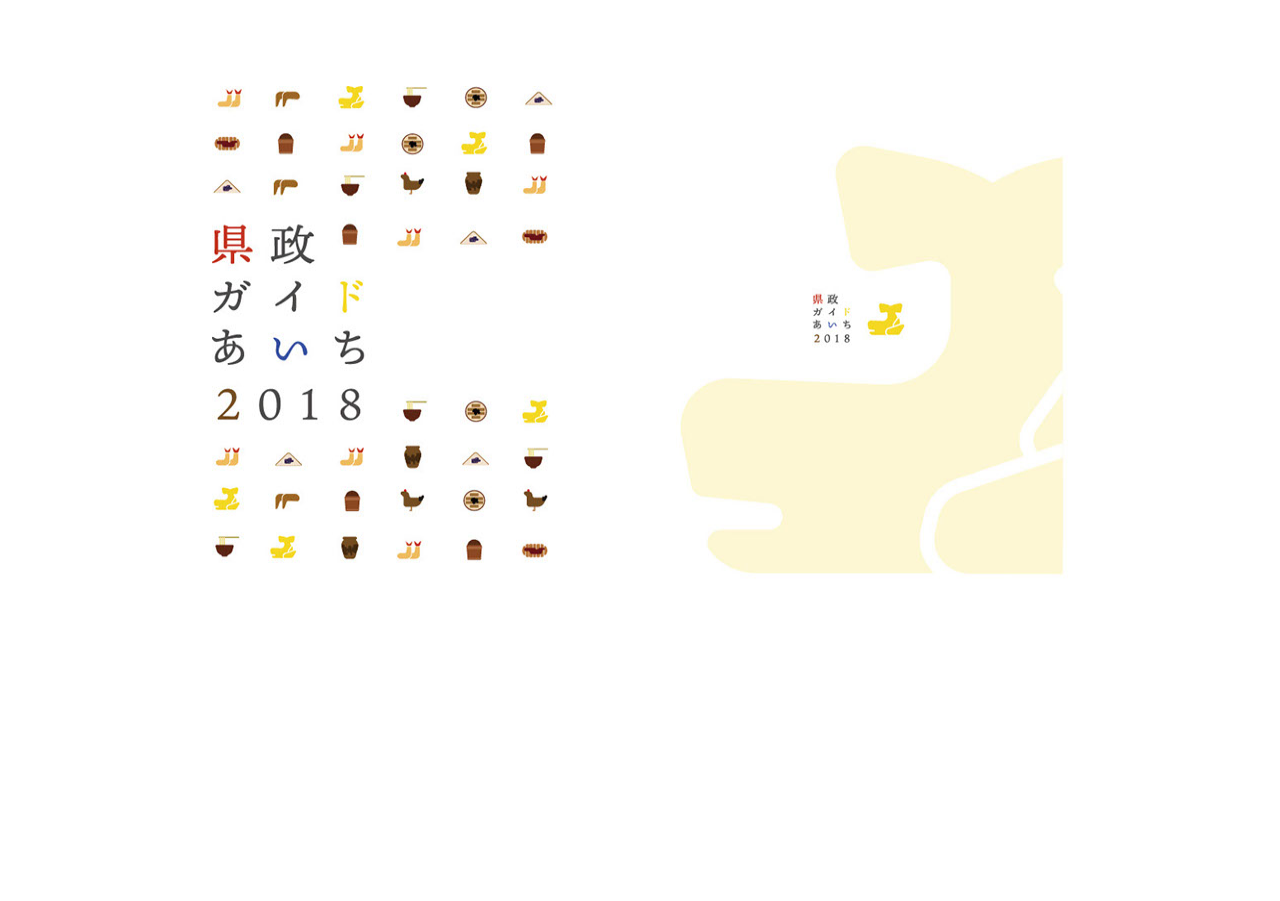
<file: 名称未設定-10.html>
<!DOCTYPE html>
<html class="nojs html css_verticalspacer" lang="ja-JP">
 <head>

  <meta http-equiv="Content-type" content="text/html;charset=UTF-8"/>
  <meta name="generator" content="2018.0.0.379"/>
  
  <script type="text/javascript">
   // Update the 'nojs'/'js' class on the html node
document.documentElement.className = document.documentElement.className.replace(/\bnojs\b/g, 'js');

// Check that all required assets are uploaded and up-to-date
if(typeof Muse == "undefined") window.Muse = {}; window.Muse.assets = {"required":["museutils.js", "museconfig.js", "jquery.watch.js", "require.js", "_____-10.css"], "outOfDate":[]};
</script>
  
  <title>名称未設定 10</title>
  <!-- CSS -->
  <link rel="stylesheet" type="text/css" href="css/site_global.css?crc=444006867"/>
  <link rel="stylesheet" type="text/css" href="css/_____-10.css?crc=281171043" id="pagesheet"/>
   </head>
 <body>

  <div class="clearfix" id="page"><!-- group -->
   <div class="clip_frame grpelem" id="u406"><!-- image -->
    <img class="block" id="u406_img" src="images/%e7%9c%8c%e6%94%bf_%20%e5%8d%b0%e5%88%b7.jpg?crc=179505325" alt="" width="983" height="502"/>
   </div>
   <a class="nonblock nontext grpelem" id="u432" href="%e5%90%8d%e7%a7%b0%e6%9c%aa%e8%a8%ad%e5%ae%9a-9.html"><!-- simple frame --></a>
   <div class="verticalspacer" data-offset-top="558" data-content-above-spacer="587" data-content-below-spacer="91"></div>
  </div>
  <!-- Other scripts -->
  <script type="text/javascript">
   // Decide weather to suppress missing file error or not based on preference setting
var suppressMissingFileError = false
</script>
  <script type="text/javascript">
   window.Muse.assets.check=function(d){if(!window.Muse.assets.checked){window.Muse.assets.checked=!0;var b={},c=function(a,b){if(window.getComputedStyle){var c=window.getComputedStyle(a,null);return c&&c.getPropertyValue(b)||c&&c[b]||""}if(document.documentElement.currentStyle)return(c=a.currentStyle)&&c[b]||a.style&&a.style[b]||"";return""},a=function(a){if(a.match(/^rgb/))return a=a.replace(/\s+/g,"").match(/([\d\,]+)/gi)[0].split(","),(parseInt(a[0])<<16)+(parseInt(a[1])<<8)+parseInt(a[2]);if(a.match(/^\#/))return parseInt(a.substr(1),
16);return 0},g=function(g){for(var f=document.getElementsByTagName("link"),h=0;h<f.length;h++)if("text/css"==f[h].type){var i=(f[h].href||"").match(/\/?css\/([\w\-]+\.css)\?crc=(\d+)/);if(!i||!i[1]||!i[2])break;b[i[1]]=i[2]}f=document.createElement("div");f.className="version";f.style.cssText="display:none; width:1px; height:1px;";document.getElementsByTagName("body")[0].appendChild(f);for(h=0;h<Muse.assets.required.length;){var i=Muse.assets.required[h],l=i.match(/([\w\-\.]+)\.(\w+)$/),k=l&&l[1]?
l[1]:null,l=l&&l[2]?l[2]:null;switch(l.toLowerCase()){case "css":k=k.replace(/\W/gi,"_").replace(/^([^a-z])/gi,"_$1");f.className+=" "+k;k=a(c(f,"color"));l=a(c(f,"backgroundColor"));k!=0||l!=0?(Muse.assets.required.splice(h,1),"undefined"!=typeof b[i]&&(k!=b[i]>>>24||l!=(b[i]&16777215))&&Muse.assets.outOfDate.push(i)):h++;f.className="version";break;case "js":h++;break;default:throw Error("Unsupported file type: "+l);}}d?d().jquery!="1.8.3"&&Muse.assets.outOfDate.push("jquery-1.8.3.min.js"):Muse.assets.required.push("jquery-1.8.3.min.js");
f.parentNode.removeChild(f);if(Muse.assets.outOfDate.length||Muse.assets.required.length)f="サーバー上の一部のファイルが見つからないか、正しくない可能性があります。ブラウザーのキャッシュをクリアして再試行してください。問題が解決されない場合は、Web サイトの作成者に問い合わせてください。",g&&Muse.assets.outOfDate.length&&(f+="\nOut of date: "+Muse.assets.outOfDate.join(",")),g&&Muse.assets.required.length&&(f+="\nMissing: "+Muse.assets.required.join(",")),suppressMissingFileError?(f+="\nUse SuppressMissingFileError key in AppPrefs.xml to show missing file error pop up.",console.log(f)):alert(f)};location&&location.search&&location.search.match&&location.search.match(/muse_debug/gi)?
setTimeout(function(){g(!0)},5E3):g()}};
var muse_init=function(){require.config({baseUrl:""});require(["jquery","museutils","whatinput","jquery.watch"],function(d){var $ = d;$(document).ready(function(){try{
window.Muse.assets.check($);/* body */
Muse.Utils.transformMarkupToFixBrowserProblemsPreInit();/* body */
Muse.Utils.prepHyperlinks(true);/* body */
Muse.Utils.makeButtonsVisibleAfterSettingMinWidth();/* body */
Muse.Utils.fullPage('#page');/* 100% height page */
Muse.Utils.showWidgetsWhenReady();/* body */
Muse.Utils.transformMarkupToFixBrowserProblems();/* body */
}catch(b){if(b&&"function"==typeof b.notify?b.notify():Muse.Assert.fail("Error calling selector function: "+b),false)throw b;}})})};

</script>
  <!-- RequireJS script -->
  <script src="scripts/require.js?crc=4157109226" type="text/javascript" async data-main="scripts/museconfig.js?crc=4153641093" onload="if (requirejs) requirejs.onError = function(requireType, requireModule) { if (requireType && requireType.toString && requireType.toString().indexOf && 0 <= requireType.toString().indexOf('#scripterror')) window.Muse.assets.check(); }" onerror="window.Muse.assets.check();"></script>
   </body>
</html>
</file>
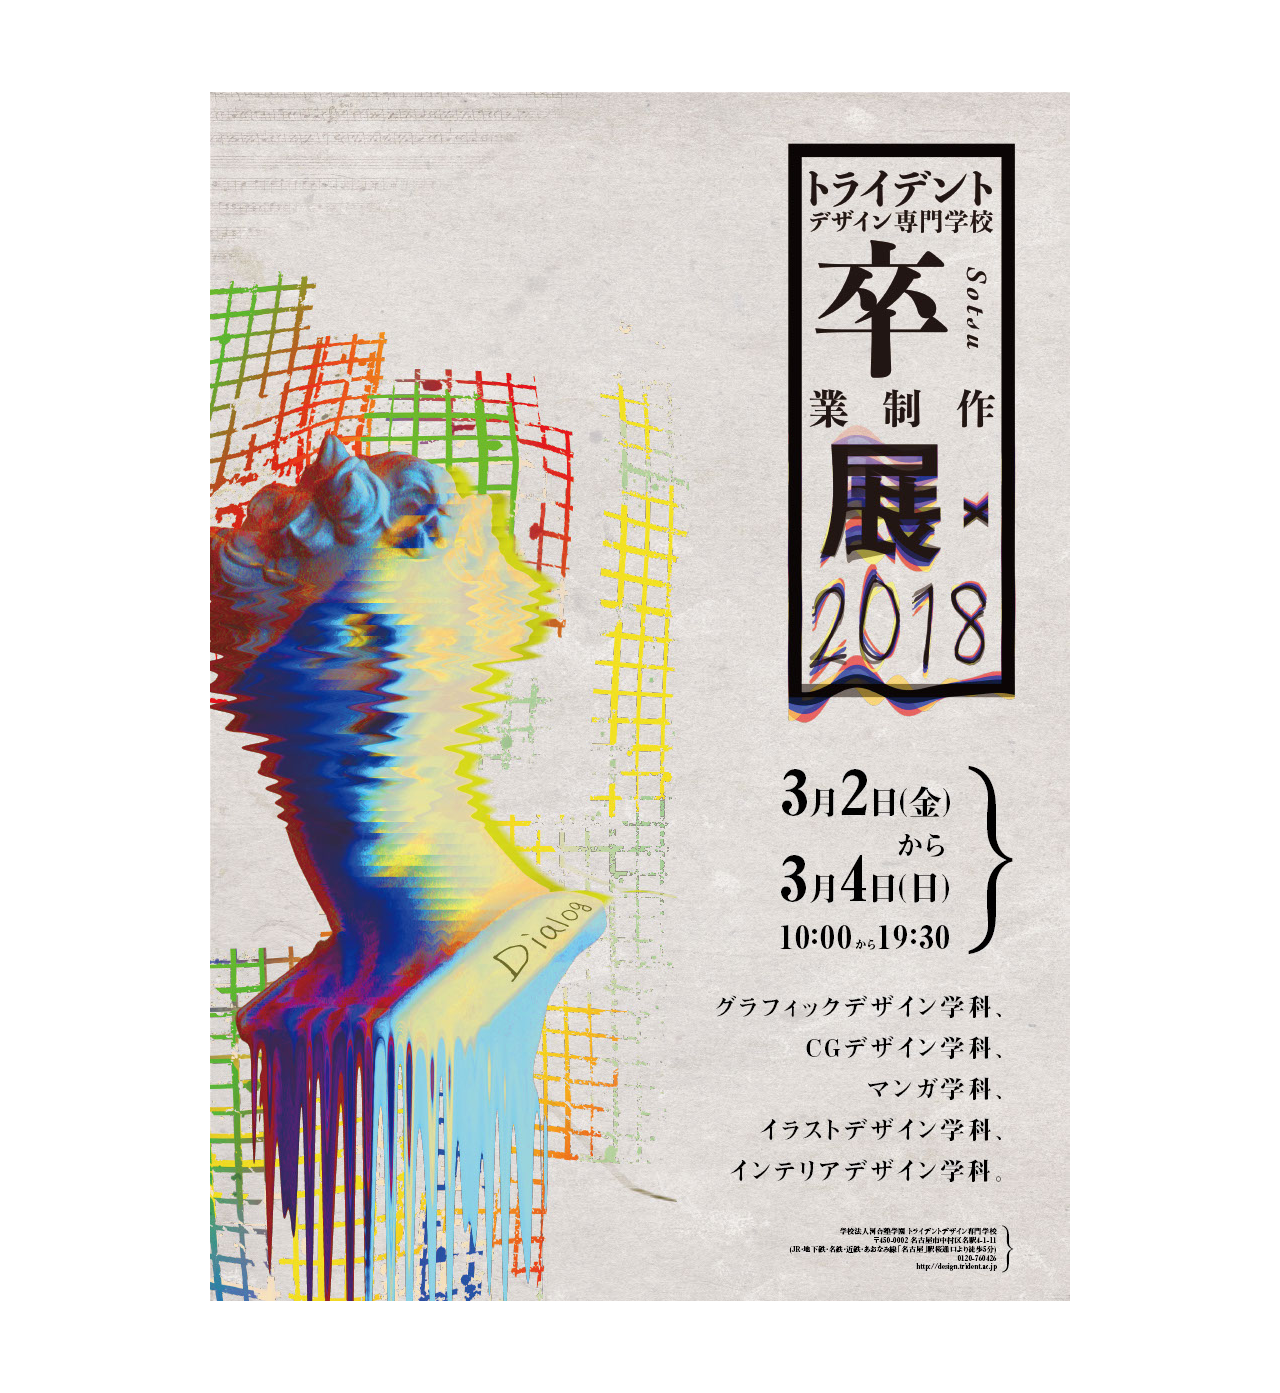
<file: 名称未設定-11.html>
<!DOCTYPE html>
<html class="nojs html css_verticalspacer" lang="ja-JP">
 <head>

  <meta http-equiv="Content-type" content="text/html;charset=UTF-8"/>
  <meta name="generator" content="2018.0.0.379"/>
  
  <script type="text/javascript">
   // Update the 'nojs'/'js' class on the html node
document.documentElement.className = document.documentElement.className.replace(/\bnojs\b/g, 'js');

// Check that all required assets are uploaded and up-to-date
if(typeof Muse == "undefined") window.Muse = {}; window.Muse.assets = {"required":["museutils.js", "museconfig.js", "jquery.watch.js", "require.js", "_____-11.css"], "outOfDate":[]};
</script>
  
  <title>名称未設定 11</title>
  <!-- CSS -->
  <link rel="stylesheet" type="text/css" href="css/site_global.css?crc=444006867"/>
  <link rel="stylesheet" type="text/css" href="css/_____-11.css?crc=71208904" id="pagesheet"/>
   </head>
 <body>

  <div class="clearfix" id="page"><!-- column -->
   <div class="clip_frame colelem" id="u416"><!-- image -->
    <img class="block" id="u416_img" src="images/%e5%8d%92%e6%a5%ad%e5%88%b6%e4%bd%9c%e5%b1%95_%e3%82%a2%e3%83%bc%e3%83%88%e3%83%9c%e3%83%bc%e3%83%89%201.jpg?crc=4033128337" alt="" width="860" height="1209"/>
   </div>
   <div class="verticalspacer" data-offset-top="1271" data-content-above-spacer="1301" data-content-below-spacer="92"></div>
  </div>
  <!-- Other scripts -->
  <script type="text/javascript">
   // Decide weather to suppress missing file error or not based on preference setting
var suppressMissingFileError = false
</script>
  <script type="text/javascript">
   window.Muse.assets.check=function(d){if(!window.Muse.assets.checked){window.Muse.assets.checked=!0;var b={},c=function(a,b){if(window.getComputedStyle){var c=window.getComputedStyle(a,null);return c&&c.getPropertyValue(b)||c&&c[b]||""}if(document.documentElement.currentStyle)return(c=a.currentStyle)&&c[b]||a.style&&a.style[b]||"";return""},a=function(a){if(a.match(/^rgb/))return a=a.replace(/\s+/g,"").match(/([\d\,]+)/gi)[0].split(","),(parseInt(a[0])<<16)+(parseInt(a[1])<<8)+parseInt(a[2]);if(a.match(/^\#/))return parseInt(a.substr(1),
16);return 0},g=function(g){for(var f=document.getElementsByTagName("link"),h=0;h<f.length;h++)if("text/css"==f[h].type){var i=(f[h].href||"").match(/\/?css\/([\w\-]+\.css)\?crc=(\d+)/);if(!i||!i[1]||!i[2])break;b[i[1]]=i[2]}f=document.createElement("div");f.className="version";f.style.cssText="display:none; width:1px; height:1px;";document.getElementsByTagName("body")[0].appendChild(f);for(h=0;h<Muse.assets.required.length;){var i=Muse.assets.required[h],l=i.match(/([\w\-\.]+)\.(\w+)$/),k=l&&l[1]?
l[1]:null,l=l&&l[2]?l[2]:null;switch(l.toLowerCase()){case "css":k=k.replace(/\W/gi,"_").replace(/^([^a-z])/gi,"_$1");f.className+=" "+k;k=a(c(f,"color"));l=a(c(f,"backgroundColor"));k!=0||l!=0?(Muse.assets.required.splice(h,1),"undefined"!=typeof b[i]&&(k!=b[i]>>>24||l!=(b[i]&16777215))&&Muse.assets.outOfDate.push(i)):h++;f.className="version";break;case "js":h++;break;default:throw Error("Unsupported file type: "+l);}}d?d().jquery!="1.8.3"&&Muse.assets.outOfDate.push("jquery-1.8.3.min.js"):Muse.assets.required.push("jquery-1.8.3.min.js");
f.parentNode.removeChild(f);if(Muse.assets.outOfDate.length||Muse.assets.required.length)f="サーバー上の一部のファイルが見つからないか、正しくない可能性があります。ブラウザーのキャッシュをクリアして再試行してください。問題が解決されない場合は、Web サイトの作成者に問い合わせてください。",g&&Muse.assets.outOfDate.length&&(f+="\nOut of date: "+Muse.assets.outOfDate.join(",")),g&&Muse.assets.required.length&&(f+="\nMissing: "+Muse.assets.required.join(",")),suppressMissingFileError?(f+="\nUse SuppressMissingFileError key in AppPrefs.xml to show missing file error pop up.",console.log(f)):alert(f)};location&&location.search&&location.search.match&&location.search.match(/muse_debug/gi)?
setTimeout(function(){g(!0)},5E3):g()}};
var muse_init=function(){require.config({baseUrl:""});require(["jquery","museutils","whatinput","jquery.watch"],function(d){var $ = d;$(document).ready(function(){try{
window.Muse.assets.check($);/* body */
Muse.Utils.transformMarkupToFixBrowserProblemsPreInit();/* body */
Muse.Utils.prepHyperlinks(true);/* body */
Muse.Utils.makeButtonsVisibleAfterSettingMinWidth();/* body */
Muse.Utils.fullPage('#page');/* 100% height page */
Muse.Utils.showWidgetsWhenReady();/* body */
Muse.Utils.transformMarkupToFixBrowserProblems();/* body */
}catch(b){if(b&&"function"==typeof b.notify?b.notify():Muse.Assert.fail("Error calling selector function: "+b),false)throw b;}})})};

</script>
  <!-- RequireJS script -->
  <script src="scripts/require.js?crc=4157109226" type="text/javascript" async data-main="scripts/museconfig.js?crc=4153641093" onload="if (requirejs) requirejs.onError = function(requireType, requireModule) { if (requireType && requireType.toString && requireType.toString().indexOf && 0 <= requireType.toString().indexOf('#scripterror')) window.Muse.assets.check(); }" onerror="window.Muse.assets.check();"></script>
   </body>
</html>
</file>
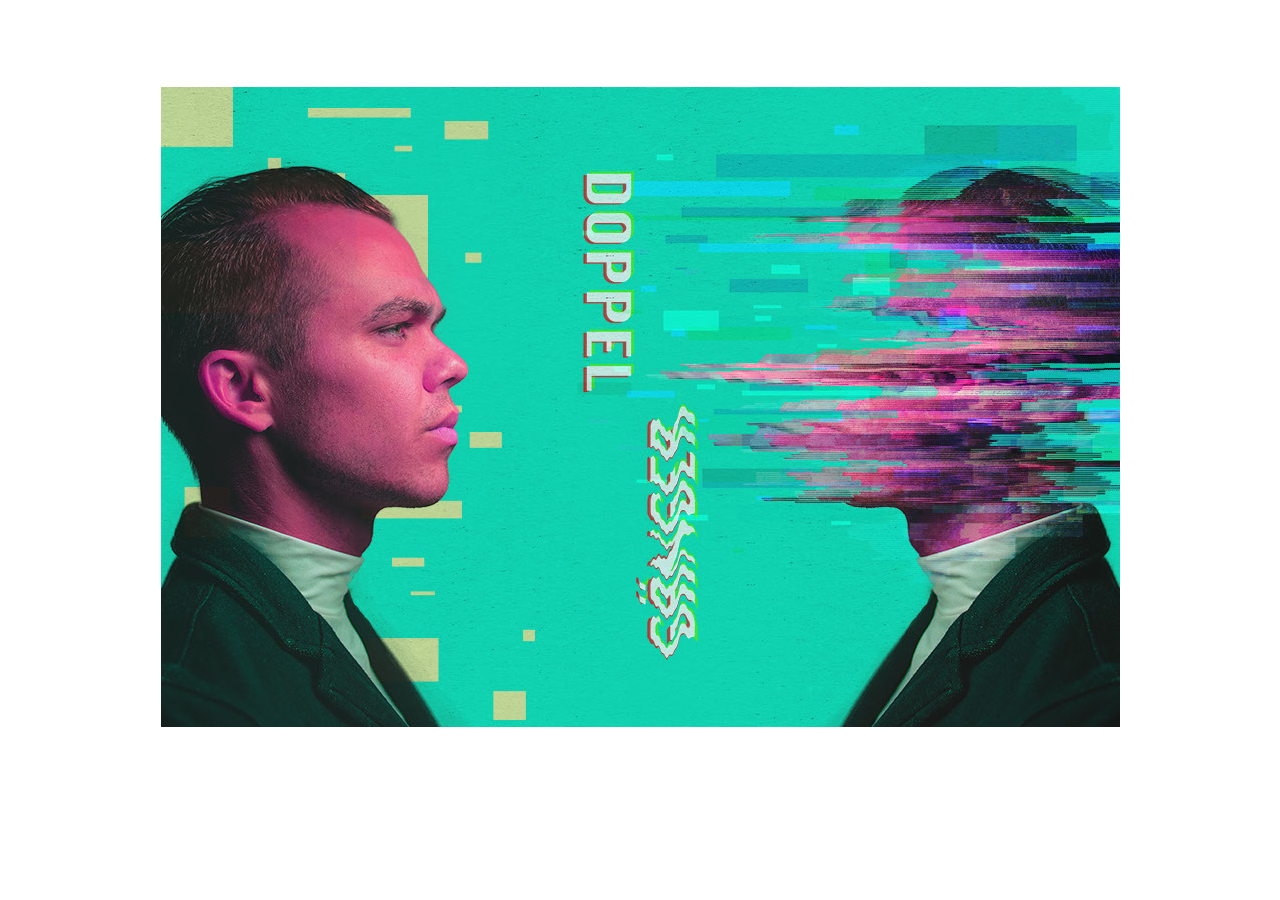
<file: 名称未設定-2.html>
<!DOCTYPE html>
<html class="nojs html css_verticalspacer" lang="ja-JP">
 <head>

  <meta http-equiv="Content-type" content="text/html;charset=UTF-8"/>
  <meta name="generator" content="2018.0.0.379"/>
  
  <script type="text/javascript">
   // Update the 'nojs'/'js' class on the html node
document.documentElement.className = document.documentElement.className.replace(/\bnojs\b/g, 'js');

// Check that all required assets are uploaded and up-to-date
if(typeof Muse == "undefined") window.Muse = {}; window.Muse.assets = {"required":["museutils.js", "museconfig.js", "jquery.watch.js", "require.js", "_____-2.css"], "outOfDate":[]};
</script>
  
  <title>名称未設定 2</title>
  <!-- CSS -->
  <link rel="stylesheet" type="text/css" href="css/site_global.css?crc=444006867"/>
  <link rel="stylesheet" type="text/css" href="css/_____-2.css?crc=271894659" id="pagesheet"/>
   </head>
 <body>

  <div class="clearfix" id="page"><!-- group -->
   <div class="clip_frame grpelem" id="u203"><!-- image -->
    <img class="block" id="u203_img" src="images/pexels-photo-428364.jpg?crc=188428649" alt="" width="959" height="640"/>
   </div>
   <a class="nonblock nontext grpelem" id="u426" href="%e5%90%8d%e7%a7%b0%e6%9c%aa%e8%a8%ad%e5%ae%9a-10.html"><!-- simple frame --></a>
   <div class="verticalspacer" data-offset-top="697" data-content-above-spacer="727" data-content-below-spacer="92"></div>
  </div>
  <!-- Other scripts -->
  <script type="text/javascript">
   // Decide weather to suppress missing file error or not based on preference setting
var suppressMissingFileError = false
</script>
  <script type="text/javascript">
   window.Muse.assets.check=function(d){if(!window.Muse.assets.checked){window.Muse.assets.checked=!0;var b={},c=function(a,b){if(window.getComputedStyle){var c=window.getComputedStyle(a,null);return c&&c.getPropertyValue(b)||c&&c[b]||""}if(document.documentElement.currentStyle)return(c=a.currentStyle)&&c[b]||a.style&&a.style[b]||"";return""},a=function(a){if(a.match(/^rgb/))return a=a.replace(/\s+/g,"").match(/([\d\,]+)/gi)[0].split(","),(parseInt(a[0])<<16)+(parseInt(a[1])<<8)+parseInt(a[2]);if(a.match(/^\#/))return parseInt(a.substr(1),
16);return 0},g=function(g){for(var f=document.getElementsByTagName("link"),h=0;h<f.length;h++)if("text/css"==f[h].type){var i=(f[h].href||"").match(/\/?css\/([\w\-]+\.css)\?crc=(\d+)/);if(!i||!i[1]||!i[2])break;b[i[1]]=i[2]}f=document.createElement("div");f.className="version";f.style.cssText="display:none; width:1px; height:1px;";document.getElementsByTagName("body")[0].appendChild(f);for(h=0;h<Muse.assets.required.length;){var i=Muse.assets.required[h],l=i.match(/([\w\-\.]+)\.(\w+)$/),k=l&&l[1]?
l[1]:null,l=l&&l[2]?l[2]:null;switch(l.toLowerCase()){case "css":k=k.replace(/\W/gi,"_").replace(/^([^a-z])/gi,"_$1");f.className+=" "+k;k=a(c(f,"color"));l=a(c(f,"backgroundColor"));k!=0||l!=0?(Muse.assets.required.splice(h,1),"undefined"!=typeof b[i]&&(k!=b[i]>>>24||l!=(b[i]&16777215))&&Muse.assets.outOfDate.push(i)):h++;f.className="version";break;case "js":h++;break;default:throw Error("Unsupported file type: "+l);}}d?d().jquery!="1.8.3"&&Muse.assets.outOfDate.push("jquery-1.8.3.min.js"):Muse.assets.required.push("jquery-1.8.3.min.js");
f.parentNode.removeChild(f);if(Muse.assets.outOfDate.length||Muse.assets.required.length)f="サーバー上の一部のファイルが見つからないか、正しくない可能性があります。ブラウザーのキャッシュをクリアして再試行してください。問題が解決されない場合は、Web サイトの作成者に問い合わせてください。",g&&Muse.assets.outOfDate.length&&(f+="\nOut of date: "+Muse.assets.outOfDate.join(",")),g&&Muse.assets.required.length&&(f+="\nMissing: "+Muse.assets.required.join(",")),suppressMissingFileError?(f+="\nUse SuppressMissingFileError key in AppPrefs.xml to show missing file error pop up.",console.log(f)):alert(f)};location&&location.search&&location.search.match&&location.search.match(/muse_debug/gi)?
setTimeout(function(){g(!0)},5E3):g()}};
var muse_init=function(){require.config({baseUrl:""});require(["jquery","museutils","whatinput","jquery.watch"],function(d){var $ = d;$(document).ready(function(){try{
window.Muse.assets.check($);/* body */
Muse.Utils.transformMarkupToFixBrowserProblemsPreInit();/* body */
Muse.Utils.prepHyperlinks(true);/* body */
Muse.Utils.makeButtonsVisibleAfterSettingMinWidth();/* body */
Muse.Utils.fullPage('#page');/* 100% height page */
Muse.Utils.showWidgetsWhenReady();/* body */
Muse.Utils.transformMarkupToFixBrowserProblems();/* body */
}catch(b){if(b&&"function"==typeof b.notify?b.notify():Muse.Assert.fail("Error calling selector function: "+b),false)throw b;}})})};

</script>
  <!-- RequireJS script -->
  <script src="scripts/require.js?crc=4157109226" type="text/javascript" async data-main="scripts/museconfig.js?crc=4153641093" onload="if (requirejs) requirejs.onError = function(requireType, requireModule) { if (requireType && requireType.toString && requireType.toString().indexOf && 0 <= requireType.toString().indexOf('#scripterror')) window.Muse.assets.check(); }" onerror="window.Muse.assets.check();"></script>
   </body>
</html>
</file>
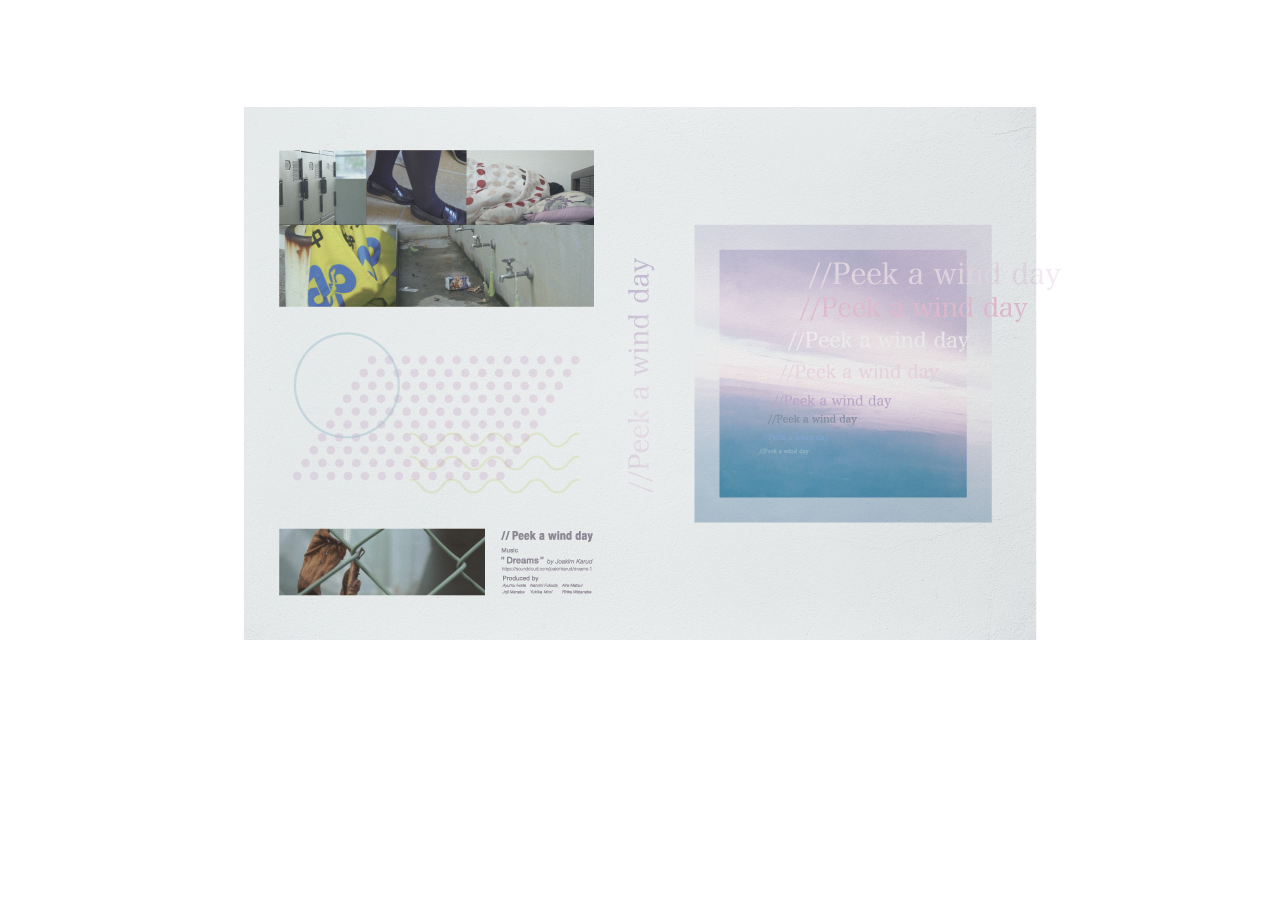
<file: 名称未設定-9.html>
<!DOCTYPE html>
<html class="nojs html css_verticalspacer" lang="ja-JP">
 <head>

  <meta http-equiv="Content-type" content="text/html;charset=UTF-8"/>
  <meta name="generator" content="2018.0.0.379"/>
  
  <script type="text/javascript">
   // Update the 'nojs'/'js' class on the html node
document.documentElement.className = document.documentElement.className.replace(/\bnojs\b/g, 'js');

// Check that all required assets are uploaded and up-to-date
if(typeof Muse == "undefined") window.Muse = {}; window.Muse.assets = {"required":["museutils.js", "museconfig.js", "jquery.watch.js", "require.js", "_____-9.css"], "outOfDate":[]};
</script>
  
  <title>名称未設定 9</title>
  <!-- CSS -->
  <link rel="stylesheet" type="text/css" href="css/site_global.css?crc=444006867"/>
  <link rel="stylesheet" type="text/css" href="css/_____-9.css?crc=305954059" id="pagesheet"/>
   </head>
 <body>

  <div class="clearfix" id="page"><!-- group -->
   <div class="clip_frame grpelem" id="u386"><!-- image -->
    <img class="block" id="u386_img" src="images/%e3%82%a2%e3%83%bc%e3%83%88%e3%83%9c%e3%83%bc%e3%83%89%201.png?crc=3966198011" alt="" width="842" height="597"/>
   </div>
   <a class="nonblock nontext grpelem" id="u429" href="%e5%90%8d%e7%a7%b0%e6%9c%aa%e8%a8%ad%e5%ae%9a-11.html"><!-- simple frame --></a>
   <div class="verticalspacer" data-offset-top="644" data-content-above-spacer="673" data-content-below-spacer="91"></div>
  </div>
  <!-- Other scripts -->
  <script type="text/javascript">
   // Decide weather to suppress missing file error or not based on preference setting
var suppressMissingFileError = false
</script>
  <script type="text/javascript">
   window.Muse.assets.check=function(d){if(!window.Muse.assets.checked){window.Muse.assets.checked=!0;var b={},c=function(a,b){if(window.getComputedStyle){var c=window.getComputedStyle(a,null);return c&&c.getPropertyValue(b)||c&&c[b]||""}if(document.documentElement.currentStyle)return(c=a.currentStyle)&&c[b]||a.style&&a.style[b]||"";return""},a=function(a){if(a.match(/^rgb/))return a=a.replace(/\s+/g,"").match(/([\d\,]+)/gi)[0].split(","),(parseInt(a[0])<<16)+(parseInt(a[1])<<8)+parseInt(a[2]);if(a.match(/^\#/))return parseInt(a.substr(1),
16);return 0},g=function(g){for(var f=document.getElementsByTagName("link"),h=0;h<f.length;h++)if("text/css"==f[h].type){var i=(f[h].href||"").match(/\/?css\/([\w\-]+\.css)\?crc=(\d+)/);if(!i||!i[1]||!i[2])break;b[i[1]]=i[2]}f=document.createElement("div");f.className="version";f.style.cssText="display:none; width:1px; height:1px;";document.getElementsByTagName("body")[0].appendChild(f);for(h=0;h<Muse.assets.required.length;){var i=Muse.assets.required[h],l=i.match(/([\w\-\.]+)\.(\w+)$/),k=l&&l[1]?
l[1]:null,l=l&&l[2]?l[2]:null;switch(l.toLowerCase()){case "css":k=k.replace(/\W/gi,"_").replace(/^([^a-z])/gi,"_$1");f.className+=" "+k;k=a(c(f,"color"));l=a(c(f,"backgroundColor"));k!=0||l!=0?(Muse.assets.required.splice(h,1),"undefined"!=typeof b[i]&&(k!=b[i]>>>24||l!=(b[i]&16777215))&&Muse.assets.outOfDate.push(i)):h++;f.className="version";break;case "js":h++;break;default:throw Error("Unsupported file type: "+l);}}d?d().jquery!="1.8.3"&&Muse.assets.outOfDate.push("jquery-1.8.3.min.js"):Muse.assets.required.push("jquery-1.8.3.min.js");
f.parentNode.removeChild(f);if(Muse.assets.outOfDate.length||Muse.assets.required.length)f="サーバー上の一部のファイルが見つからないか、正しくない可能性があります。ブラウザーのキャッシュをクリアして再試行してください。問題が解決されない場合は、Web サイトの作成者に問い合わせてください。",g&&Muse.assets.outOfDate.length&&(f+="\nOut of date: "+Muse.assets.outOfDate.join(",")),g&&Muse.assets.required.length&&(f+="\nMissing: "+Muse.assets.required.join(",")),suppressMissingFileError?(f+="\nUse SuppressMissingFileError key in AppPrefs.xml to show missing file error pop up.",console.log(f)):alert(f)};location&&location.search&&location.search.match&&location.search.match(/muse_debug/gi)?
setTimeout(function(){g(!0)},5E3):g()}};
var muse_init=function(){require.config({baseUrl:""});require(["jquery","museutils","whatinput","jquery.watch"],function(d){var $ = d;$(document).ready(function(){try{
window.Muse.assets.check($);/* body */
Muse.Utils.transformMarkupToFixBrowserProblemsPreInit();/* body */
Muse.Utils.prepHyperlinks(true);/* body */
Muse.Utils.makeButtonsVisibleAfterSettingMinWidth();/* body */
Muse.Utils.fullPage('#page');/* 100% height page */
Muse.Utils.showWidgetsWhenReady();/* body */
Muse.Utils.transformMarkupToFixBrowserProblems();/* body */
}catch(b){if(b&&"function"==typeof b.notify?b.notify():Muse.Assert.fail("Error calling selector function: "+b),false)throw b;}})})};

</script>
  <!-- RequireJS script -->
  <script src="scripts/require.js?crc=4157109226" type="text/javascript" async data-main="scripts/museconfig.js?crc=4153641093" onload="if (requirejs) requirejs.onError = function(requireType, requireModule) { if (requireType && requireType.toString && requireType.toString().indexOf && 0 <= requireType.toString().indexOf('#scripterror')) window.Muse.assets.check(); }" onerror="window.Muse.assets.check();"></script>
   </body>
</html>
</file>
<file: css/site_global.css>
html{min-height:100%;min-width:100%;-ms-text-size-adjust:none;}body,div,dl,dt,dd,ul,ol,li,nav,h1,h2,h3,h4,h5,h6,pre,code,form,fieldset,legend,input,button,textarea,p,blockquote,th,td,a{margin:0px;padding:0px;border-width:0px;border-style:solid;border-color:transparent;-webkit-transform-origin:left top;-ms-transform-origin:left top;-o-transform-origin:left top;transform-origin:left top;background-repeat:no-repeat;}button.submit-btn{-moz-box-sizing:content-box;-webkit-box-sizing:content-box;box-sizing:content-box;}.transition{-webkit-transition-property:background-image,background-position,background-color,border-color,border-radius,color,font-size,font-style,font-weight,letter-spacing,line-height,text-align,box-shadow,text-shadow,opacity;transition-property:background-image,background-position,background-color,border-color,border-radius,color,font-size,font-style,font-weight,letter-spacing,line-height,text-align,box-shadow,text-shadow,opacity;}.transition *{-webkit-transition:inherit;transition:inherit;}table{border-collapse:collapse;border-spacing:0px;}fieldset,img{border:0px;border-style:solid;-webkit-transform-origin:left top;-ms-transform-origin:left top;-o-transform-origin:left top;transform-origin:left top;}address,caption,cite,code,dfn,em,strong,th,var,optgroup{font-style:inherit;font-weight:inherit;}del,ins{text-decoration:none;}li{list-style:none;}caption,th{text-align:left;}h1,h2,h3,h4,h5,h6{font-size:100%;font-weight:inherit;}input,button,textarea,select,optgroup,option{font-family:inherit;font-size:inherit;font-style:inherit;font-weight:inherit;}.form-grp input,.form-grp textarea{-webkit-appearance:none;-webkit-border-radius:0;}body{font-family:Arial, Helvetica Neue, Helvetica, sans-serif;text-align:left;font-size:14px;line-height:17px;word-wrap:break-word;text-rendering:optimizeLegibility;-moz-font-feature-settings:'liga';-ms-font-feature-settings:'liga';-webkit-font-feature-settings:'liga';font-feature-settings:'liga';}a:link{color:#0000FF;text-decoration:underline;}a:visited{color:#800080;text-decoration:underline;}a:hover{color:#0000FF;text-decoration:underline;}a:active{color:#EE0000;text-decoration:underline;}a.nontext{color:black;text-decoration:none;font-style:normal;font-weight:normal;}.normal_text{color:#000000;direction:ltr;font-family:Arial, Helvetica Neue, Helvetica, sans-serif;font-size:14px;font-style:normal;font-weight:normal;letter-spacing:0px;line-height:17px;text-align:left;text-decoration:none;text-indent:0px;text-transform:none;vertical-align:0px;padding:0px;}.list0 li:before{position:absolute;right:100%;letter-spacing:0px;text-decoration:none;font-weight:normal;font-style:normal;}.rtl-list li:before{right:auto;left:100%;}.nls-None > li:before,.nls-None .list3 > li:before,.nls-None .list6 > li:before{margin-right:6px;content:'•';}.nls-None .list1 > li:before,.nls-None .list4 > li:before,.nls-None .list7 > li:before{margin-right:6px;content:'○';}.nls-None,.nls-None .list1,.nls-None .list2,.nls-None .list3,.nls-None .list4,.nls-None .list5,.nls-None .list6,.nls-None .list7,.nls-None .list8{padding-left:34px;}.nls-None.rtl-list,.nls-None .list1.rtl-list,.nls-None .list2.rtl-list,.nls-None .list3.rtl-list,.nls-None .list4.rtl-list,.nls-None .list5.rtl-list,.nls-None .list6.rtl-list,.nls-None .list7.rtl-list,.nls-None .list8.rtl-list{padding-left:0px;padding-right:34px;}.nls-None .list2 > li:before,.nls-None .list5 > li:before,.nls-None .list8 > li:before{margin-right:6px;content:'-';}.nls-None.rtl-list > li:before,.nls-None .list1.rtl-list > li:before,.nls-None .list2.rtl-list > li:before,.nls-None .list3.rtl-list > li:before,.nls-None .list4.rtl-list > li:before,.nls-None .list5.rtl-list > li:before,.nls-None .list6.rtl-list > li:before,.nls-None .list7.rtl-list > li:before,.nls-None .list8.rtl-list > li:before{margin-right:0px;margin-left:6px;}.TabbedPanelsTab{white-space:nowrap;}.MenuBar .MenuBarView,.MenuBar .SubMenuView{display:block;list-style:none;}.MenuBar .SubMenu{display:none;position:absolute;}.NoWrap{white-space:nowrap;word-wrap:normal;}.rootelem{margin-left:auto;margin-right:auto;}.colelem{display:inline;float:left;clear:both;}.clearfix:after{content:"\0020";visibility:hidden;display:block;height:0px;clear:both;}*:first-child+html .clearfix{zoom:1;}.clip_frame{overflow:hidden;}.popup_anchor{position:relative;width:0px;height:0px;}.allow_click_through *{pointer-events:auto;}.popup_element{z-index:100000;}.svg{display:block;vertical-align:top;}span.wrap{content:'';clear:left;display:block;}span.actAsInlineDiv{display:inline-block;}.position_content,.excludeFromNormalFlow{float:left;}.preload_images{position:absolute;overflow:hidden;left:-9999px;top:-9999px;height:1px;width:1px;}.preload{height:1px;width:1px;}.animateStates{-webkit-transition:0.3s ease-in-out;-moz-transition:0.3s ease-in-out;-o-transition:0.3s ease-in-out;transition:0.3s ease-in-out;}[data-whatinput="mouse"] *:focus,[data-whatinput="touch"] *:focus,input:focus,textarea:focus{outline:none;}textarea{resize:none;overflow:auto;}.allow_click_through,.fld-prompt{pointer-events:none;}.wrapped-input{position:absolute;top:0px;left:0px;background:transparent;border:none;}.submit-btn{z-index:50000;cursor:pointer;}.anchor_item{width:22px;height:18px;}.MenuBar .SubMenuVisible,.MenuBarVertical .SubMenuVisible,.MenuBar .SubMenu .SubMenuVisible,.popup_element.Active,span.actAsPara,.actAsDiv,a.nonblock.nontext,img.block{display:block;}.widget_invisible,.js .invi,.js .mse_pre_init{visibility:hidden;}.ose_ei{visibility:hidden;z-index:0;}.no_vert_scroll{overflow-y:hidden;}.always_vert_scroll{overflow-y:scroll;}.always_horz_scroll{overflow-x:scroll;}.fullscreen{overflow:hidden;left:0px;top:0px;position:fixed;height:100%;width:100%;-moz-box-sizing:border-box;-webkit-box-sizing:border-box;-ms-box-sizing:border-box;box-sizing:border-box;}.fullwidth{position:absolute;}.borderbox{-moz-box-sizing:border-box;-webkit-box-sizing:border-box;-ms-box-sizing:border-box;box-sizing:border-box;}.scroll_wrapper{position:absolute;overflow:auto;left:0px;right:0px;top:0px;bottom:0px;padding-top:0px;padding-bottom:0px;margin-top:0px;margin-bottom:0px;}.browser_width > *{position:absolute;left:0px;right:0px;}.grpelem,.accordion_wrapper{display:inline;float:left;}.fld-checkbox input[type=checkbox],.fld-radiobutton input[type=radio]{position:absolute;overflow:hidden;clip:rect(0px, 0px, 0px, 0px);height:1px;width:1px;margin:-1px;padding:0px;border:0px;}.fld-checkbox input[type=checkbox] + label,.fld-radiobutton input[type=radio] + label{display:inline-block;background-repeat:no-repeat;cursor:pointer;float:left;width:100%;height:100%;}.pointer_cursor,.fld-recaptcha-mode,.fld-recaptcha-refresh,.fld-recaptcha-help{cursor:pointer;}p,h1,h2,h3,h4,h5,h6,ol,ul,span.actAsPara{max-height:1000000px;}.superscript{vertical-align:super;font-size:66%;line-height:0px;}.subscript{vertical-align:sub;font-size:66%;line-height:0px;}.horizontalSlideShow{-ms-touch-action:pan-y;touch-action:pan-y;}.verticalSlideShow{-ms-touch-action:pan-x;touch-action:pan-x;}.colelem100,.verticalspacer{clear:both;}.list0 li,.MenuBar .MenuItemContainer,.SlideShowContentPanel .fullscreen img,.css_verticalspacer .verticalspacer{position:relative;}.popup_element.Inactive,.js .disn,.js .an_invi,.hidden,.breakpoint{display:none;}#muse_css_mq{position:absolute;display:none;background-color:#FFFFFE;}.fluid_height_spacer{width:0.01px;}.muse_check_css{display:none;position:fixed;}@media screen and (-webkit-min-device-pixel-ratio:0){body{text-rendering:auto;}}
</file>
<file: css/_____-10.css>
.version._______10{color:#000010;background-color:#C25463;}#page{z-index:1;width:960px;min-height:438px;background-image:none;border-width:0px;border-color:#000000;background-color:transparent;padding-bottom:62px;margin-left:auto;margin-right:auto;}#u406{z-index:2;width:983px;background-color:transparent;position:relative;margin-right:-10000px;margin-top:56px;left:52px;}#u432{z-index:4;width:109px;height:178px;position:relative;margin-right:-10000px;margin-top:181px;left:978px;}.ie #u432{background-color:#FFFFFF;opacity:0.01;-ms-filter:"progid:DXImageTransform.Microsoft.Alpha(Opacity=1)";filter:alpha(opacity=1);}.css_verticalspacer .verticalspacer{height:calc(100vh - 678px);}#muse_css_mq,.html{background-color:#FFFFFF;}body{position:relative;min-width:960px;padding-top:30px;padding-bottom:30px;}
</file>
<file: css/_____-11.css>
.version._______11{color:#000004;background-color:#3E8FC8;}#page{z-index:1;width:860px;min-height:376px;background-image:none;border-width:0px;border-color:#000000;background-color:transparent;margin-left:auto;margin-right:auto;padding:62px 50px;}#u416{z-index:2;width:860px;background-color:transparent;position:relative;}.css_verticalspacer .verticalspacer{height:calc(100vh - 1393px);}#muse_css_mq,.html{background-color:#FFFFFF;}body{position:relative;min-width:960px;padding-top:30px;padding-bottom:30px;}
</file>
<file: css/_____-2.css>
.version._______2{color:#000010;background-color:#34C883;}#page{z-index:1;width:960px;min-height:438px;background-image:none;border-width:0px;border-color:#000000;background-color:transparent;padding-bottom:62px;margin-left:auto;margin-right:auto;}#u203{z-index:2;width:959px;background-color:transparent;position:relative;margin-right:-10000px;margin-top:57px;left:1px;}#u426{z-index:4;width:46px;height:123px;position:relative;margin-right:-10000px;margin-top:282px;left:983px;}.ie #u426{background-color:#FFFFFF;opacity:0.01;-ms-filter:"progid:DXImageTransform.Microsoft.Alpha(Opacity=1)";filter:alpha(opacity=1);}.css_verticalspacer .verticalspacer{height:calc(100vh - 819px);}#muse_css_mq,.html{background-color:#FFFFFF;}body{position:relative;min-width:960px;padding-top:30px;padding-bottom:30px;}
</file>
<file: css/_____-9.css>
.version._______9{color:#000012;background-color:#3C7D0B;}#page{z-index:1;width:960px;min-height:438px;background-image:none;border-width:0px;border-color:#000000;background-color:transparent;padding-bottom:62px;margin-left:auto;margin-right:auto;}#u386{z-index:2;width:842px;background-color:transparent;position:relative;margin-right:-10000px;margin-top:46px;left:59px;}#u429{z-index:4;width:72px;height:192px;position:relative;margin-right:-10000px;margin-top:243px;left:1000px;}.ie #u429{background-color:#FFFFFF;opacity:0.01;-ms-filter:"progid:DXImageTransform.Microsoft.Alpha(Opacity=1)";filter:alpha(opacity=1);}.css_verticalspacer .verticalspacer{height:calc(100vh - 764px);}#muse_css_mq,.html{background-color:#FFFFFF;}body{position:relative;min-width:960px;padding-top:30px;padding-bottom:30px;}
</file>
